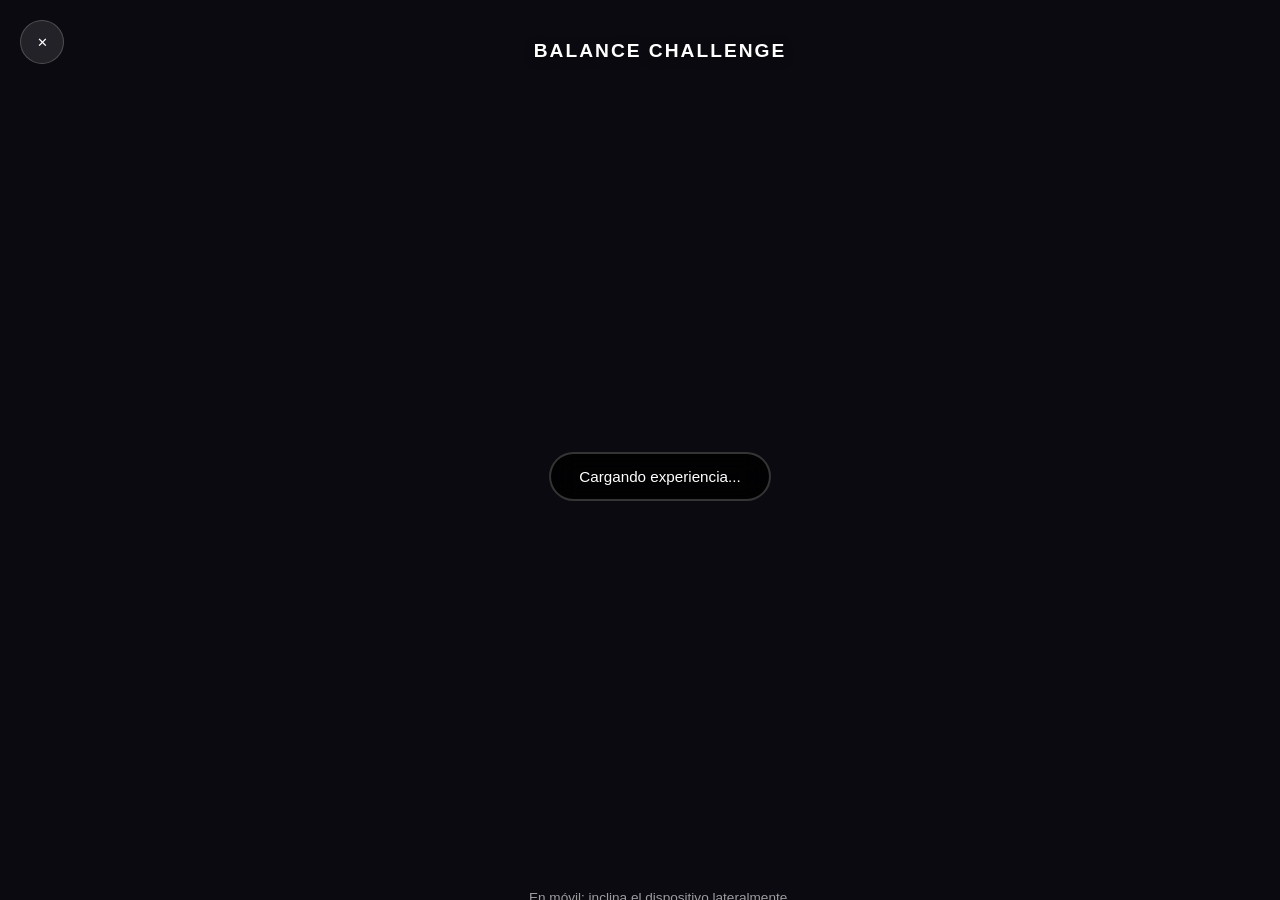
<file: ar-level.html>
<!DOCTYPE html>
<html lang="es">

<head>
    <meta charset="UTF-8">
    <title>Balance Challenge — Expedición P-5</title>
    <script src="https://aframe.io/releases/1.5.0/aframe.min.js"></script>
    <style>
        body {
            margin: 0;
            overflow: hidden;
            font-family: 'Inter', sans-serif;
            background: #0a0a10;
        }

        #ui-overlay {
            position: fixed;
            top: 0;
            left: 0;
            width: 100%;
            height: 100%;
            pointer-events: none;
            z-index: 10;
            display: flex;
            flex-direction: column;
            align-items: center;
            justify-content: space-between;
            padding: 40px 20px;
        }

        .game-title {
            color: white;
            font-size: 1.2rem;
            font-weight: bold;
            text-transform: uppercase;
            letter-spacing: 2px;
            text-shadow: 0 2px 10px rgba(0, 0, 0, 0.5);
        }

        #status-msg {
            pointer-events: auto;
            background: rgba(0, 0, 0, 0.8);
            color: #fff;
            padding: 14px 28px;
            border-radius: 50px;
            border: 2px solid rgba(255, 255, 255, 0.2);
            backdrop-filter: blur(15px);
            transition: all 0.3s ease;
            font-size: 0.95rem;
            text-align: center;
        }

        .win-msg {
            color: #FBBF24 !important;
            border-color: #FBBF24 !important;
            transform: scale(1.1);
            box-shadow: 0 0 30px rgba(251, 191, 36, 0.4);
        }

        #instruction {
            color: rgba(255, 255, 255, 0.6);
            font-size: 0.85rem;
            margin-bottom: 20px;
            text-align: center;
            max-width: 80%;
        }

        .exit-btn {
            position: fixed;
            top: 20px;
            left: 20px;
            width: 44px;
            height: 44px;
            background: rgba(255, 255, 255, 0.1);
            color: white;
            border: 1px solid rgba(255, 255, 255, 0.2);
            border-radius: 50%;
            pointer-events: auto;
            cursor: pointer;
            display: flex;
            align-items: center;
            justify-content: center;
            backdrop-filter: blur(5px);
            z-index: 20;
        }

        .exit-btn:hover {
            background: rgba(255, 255, 255, 0.2);
        }

        #retry-btn {
            display: none;
            position: fixed;
            bottom: 120px;
            left: 50%;
            transform: translateX(-50%);
            padding: 18px 40px;
            background: #FBBF24;
            color: #000;
            border: none;
            border-radius: 50px;
            font-weight: 800;
            font-size: 1rem;
            text-transform: uppercase;
            letter-spacing: 1px;
            box-shadow: 0 10px 30px rgba(251, 191, 36, 0.4);
            cursor: pointer;
            pointer-events: auto;
            z-index: 100;
            animation: pulse-gold 2s infinite;
        }

        #https-warning {
            position: fixed;
            top: 0;
            left: 0;
            width: 100%;
            background: #ff4444;
            color: white;
            padding: 10px;
            text-align: center;
            z-index: 5000;
            display: none;
            font-size: 0.8rem;
            pointer-events: auto;
        }

        #ar-button-custom {
            position: fixed;
            bottom: 30px;
            left: 50%;
            transform: translateX(-50%);
            padding: 15px 30px;
            background: #818CF8;
            color: white;
            border: none;
            border-radius: 50px;
            font-weight: bold;
            z-index: 1000;
            pointer-events: auto;
            display: none;
            box-shadow: 0 4px 15px rgba(0, 0, 0, 0.3);
        }

        @keyframes pulse-gold {
            0% {
                transform: translateX(-50%) scale(1);
                box-shadow: 0 5px 15px rgba(251, 191, 36, 0.4);
            }

            50% {
                transform: translateX(-50%) scale(1.05);
                box-shadow: 0 15px 35px rgba(251, 191, 36, 0.6);
            }

            100% {
                transform: translateX(-50%) scale(1);
                box-shadow: 0 5px 15px rgba(251, 191, 36, 0.4);
            }
        }
    </style>
</head>

<body>

    <button class="exit-btn" onclick="window.location.href='index.html'">✕</button>

    <div id="https-warning">
        ⚠️ <b>HTTPS Requerido</b>: La cámara no funcionará sin conexión segura (GitHub Pages).
    </div>

    <button id="ar-button-custom" onclick="requestPermissionsAndEnterAR()">INICIAR REALIDAD AUMENTADA</button>

    <div id="ui-overlay">
        <div class="game-title">Balance Challenge</div>
        <div id="status-msg">Cargando experiencia...</div>
        <div id="instruction">En móvil: inclina el dispositivo lateralmente.<br>En PC: mueve el mouse de izquierda a
            derecha.</div>
        <button id="retry-btn" onclick="retryGame()">Reintentar Nivel</button>
    </div>

    <a-scene webxr="optionalFeatures: hit-test; requiredFeatures: local-floor;"
        renderer="colorManagement: true; antialias: true;" ar-hit-test="target: #balance-anchor; type: footprint;"
        device-orientation-permission-ui="enabled: true">
        <!-- Sky for Desktop testing -->
        <a-sky color="#1a1a2e" radius="30"></a-sky>

        <!-- Grid for Desktop testing -->
        <a-grid id="desktop-floor" position="0 -0.01 0" rotation="-90 0 0" width="20" height="20" src="" color="#303050"
            opacity="0.3"></a-grid>

        <!-- Camera -->
        <a-camera position="0 1.2 2" look-controls="enabled: false"></a-camera>

        <!-- Game Anchor (Object spawn point) -->
        <a-entity id="balance-anchor" position="0 0 0">
            <!-- The model container -->
            <a-entity id="model-container" balance-game>
                <a-entity id="game-model"></a-entity>
            </a-entity>

            <!-- Visual cue for placement (Only needed for AR) -->
            <a-ring id="ar-ring" rotation="-90 0 0" radius-inner="0.1" radius-outer="0.15" color="#818CF8"
                opacity="0.6"></a-ring>
        </a-entity>

        <a-light type="ambient" intensity="0.7"></a-light>
        <a-light type="directional" position="1 4 2" intensity="1.2" color="#fff"></a-light>
        <a-light type="point" position="-2 3 -1" intensity="0.5" color="#818CF8"></a-light>
    </a-scene>

    <script>
        // --- Lógica de carga de modelo ---
        const urlParams = new URLSearchParams(window.location.search);
        const modelFile = urlParams.get('model') || 'arduino 2.glb';
        const gameModel = document.getElementById('game-model');
        const statusMsg = document.getElementById('status-msg');

        console.log('[Game] Cargando modelo:', modelFile);
        gameModel.setAttribute('gltf-model', `./${modelFile}`);
        gameModel.setAttribute('scale', '8 8 8'); // ¡Mucho más grande!

        gameModel.addEventListener('model-loaded', () => {
            console.log('[Game] Modelo cargado con éxito');
            statusMsg.textContent = "¡Modelo Cargado! Busca una superficie AR o usa tu mouse.";

            // --- Lógica de Centrado ---
            const obj = gameModel.getObject3D('mesh');
            if (obj) {
                const box = new THREE.Box3().setFromObject(obj);
                const center = new THREE.Vector3();
                box.getCenter(center);
                const worldPos = new THREE.Vector3();
                gameModel.object3D.getWorldPosition(worldPos);

                // Offset para centrar la base en el ancla
                obj.position.x = -(center.x - worldPos.x);
                obj.position.y = -(box.min.y - worldPos.y);
                obj.position.z = -(center.z - worldPos.z);
                console.log('[Game] Modelo centrado en el ancla');
            }
        });

        gameModel.addEventListener('model-error', (e) => {
            console.error('[Game] Error cargando el modelo:', e);
            statusMsg.textContent = "Error al cargar el modelo 3D.";
            statusMsg.style.borderColor = "#ff4444";
        });

        // --- Componente de Juego de Equilibrio ---
        AFRAME.registerComponent('balance-game', {
            init: function () {
                this.swayAngle = 0;
                this.userCompensation = 0;
                this.amplitude = 12; // Reducido para bajar dificultad
                this.stabilityTime = 0;
                this.isWon = false;
                this.statusMsg = document.getElementById('status-msg');
                this.isAR = false;

                // 1. Giroscopio (Móvil)
                window.addEventListener('deviceorientation', (event) => {
                    if (event.gamma !== null) {
                        this.userCompensation = event.gamma;
                    }
                });

                // 2. Mouse Fallback (Desktop)
                window.addEventListener('mousemove', (e) => {
                    if (!this.isAR) {
                        let x = (e.clientX / window.innerWidth) - 0.5;
                        this.userCompensation = x * 90;
                    }
                });

                // Detectar si entramos en AR
                this.el.sceneEl.addEventListener('enter-vr', () => {
                    if (this.el.sceneEl.is('ar-mode')) {
                        this.isAR = true;
                        this.statusMsg.textContent = "Modo AR: Escaneando suelo...";
                        document.getElementById('desktop-floor').setAttribute('visible', false);
                    }
                });
            },

            tick: function (time, delta) {
                if (this.isWon) return;

                const naturalSway = Math.sin(time / 450) * this.amplitude;
                const finalZ = naturalSway + (this.userCompensation * 0.85);
                this.el.object3D.rotation.z = THREE.MathUtils.degToRad(finalZ);

                // 3. Verificación de estabilidad (Umbral de 18 grados - muy fácil)
                const error = Math.abs(finalZ);
                if (error < 18) { // Umbral muy permisivo (era 10)
                    this.stabilityTime += delta;
                    const progress = (this.stabilityTime / 3000) * 100;
                    this.statusMsg.textContent = `Equilibrando: ${(this.stabilityTime / 1000).toFixed(1)}s`;
                    this.statusMsg.style.background = `linear-gradient(90deg, #34D399 ${progress}%, rgba(0,0,0,0.8) ${progress}%)`;
                    this.statusMsg.style.borderColor = "#34D399";
                } else {
                    this.stabilityTime = 0;
                    this.statusMsg.textContent = "¡Cuidado! Se está cayendo...";
                    this.statusMsg.style.background = "rgba(0,0,0,0.8)";
                    this.statusMsg.style.borderColor = "#ff4444";
                }

                if (this.stabilityTime > 3000) {
                    this.victory();
                }
            },

            victory: function () {
                this.isWon = true;
                this.statusMsg.textContent = "¡NIVEL COMPLETADO! 🏆";
                this.statusMsg.style.background = "#FBBF24";
                this.statusMsg.style.color = "#000";
                this.statusMsg.classList.add("win-msg");

                // Mostrar botón de reintentar
                document.getElementById('retry-btn').style.display = 'block';

                this.el.setAttribute('animation', {
                    property: 'rotation',
                    to: '0 360 0',
                    dur: 800,
                    loop: 3,
                    easing: 'easeInOutQuad'
                });

                const light = document.createElement('a-light');
                light.setAttribute('type', 'point');
                light.setAttribute('intensity', '4');
                light.setAttribute('color', '#FBBF24');
                light.setAttribute('position', '0 1 0');
                this.el.appendChild(light);
            }
        });

        function retryGame() {
            window.location.reload();
        }

        // --- Permissions & AR Entry ---
        const arBtn = document.getElementById('ar-button-custom');
        const warn = document.getElementById('https-warning');

        // Mostrar botón solo si es móvil y soporta AR
        window.addEventListener('load', () => {
            // Verificar HTTPS
            if (window.location.protocol !== 'https:' && window.location.hostname !== 'localhost' && window.location.hostname !== '127.0.0.1') {
                warn.style.display = 'block';
            }

            if (/Mobi|Android|iPhone/i.test(navigator.userAgent)) {
                arBtn.style.display = 'block';
            }
        });

        function requestPermissionsAndEnterAR() {
            // Solicitar permisos de giroscopio (Solo iOS 13+)
            if (typeof DeviceOrientationEvent !== 'undefined' && typeof DeviceOrientationEvent.requestPermission === 'function') {
                DeviceOrientationEvent.requestPermission()
                    .then(response => {
                        if (response == 'granted') {
                            console.log('[Permisos] Giroscopio concedido');
                            enterAR();
                        } else {
                            alert('Se requiere permiso de movimiento para el juego.');
                        }
                    })
                    .catch(e => {
                        console.error(e);
                        enterAR();
                    });
            } else {
                // Android o versiones viejas de iOS
                enterAR();
            }
        }

        function enterAR() {
            const scene = document.querySelector('a-scene');
            if (scene) {
                scene.enterVR();
                arBtn.style.display = 'none';
            }
        }

        window.addEventListener('click', () => {
            const scene = document.querySelector('a-scene');
            if (scene.is('ar-mode')) {
                document.getElementById('ar-ring').setAttribute('visible', false);
                statusMsg.textContent = "¡Posición fijada! ¡Equilíbralo!";
            }
        });
    </script>
</body>

</html>
</file>
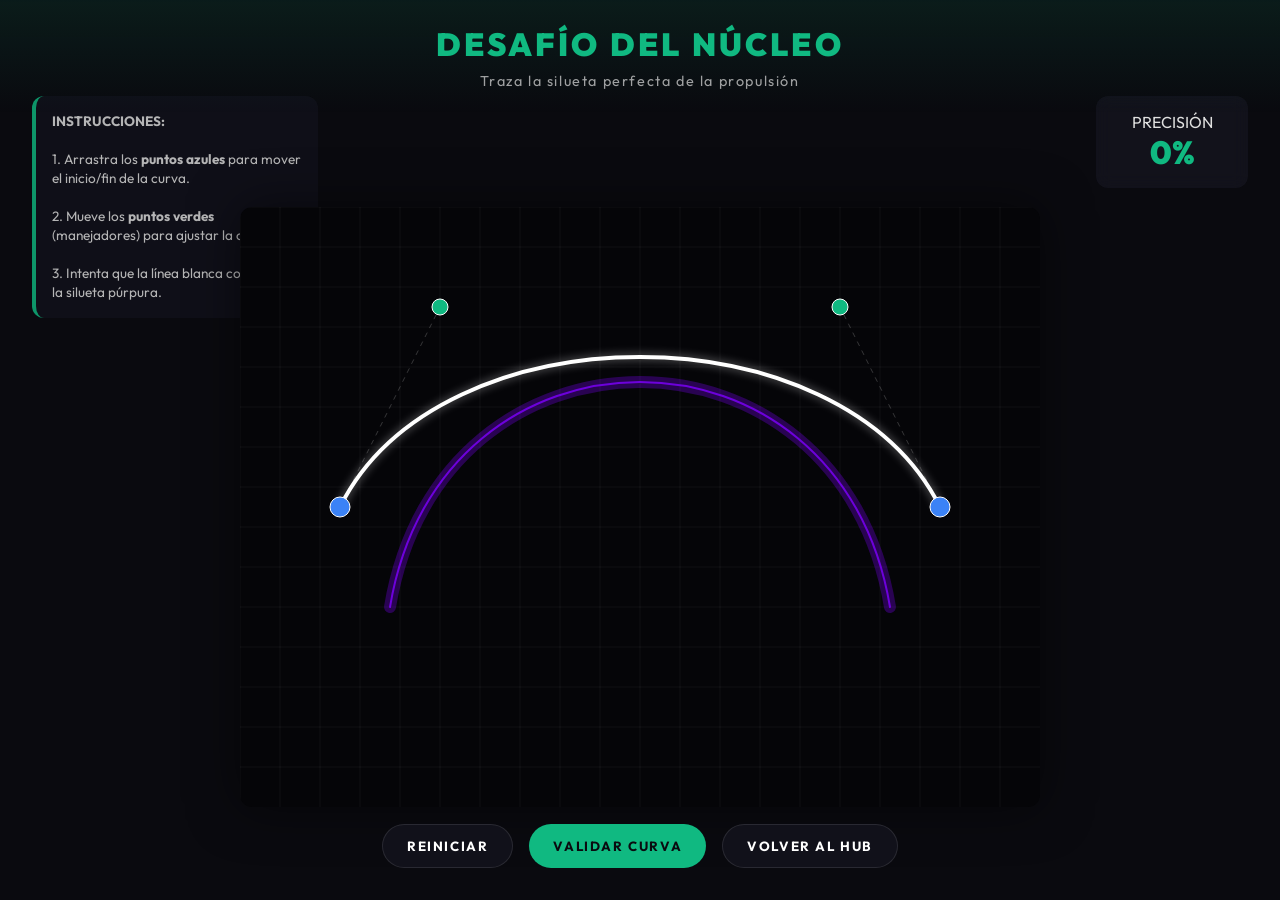
<file: bezier-game.html>
<!DOCTYPE html>
<html lang="es">

<head>
    <meta charset="UTF-8">
    <meta name="viewport" content="width=device-width, initial-scale=1.0, user-scalable=no">
    <title>Bézier Challenge — Expedición P-5</title>
    <link href="https://fonts.googleapis.com/css2?family=Outfit:wght@300;400;700;900&display=swap" rel="stylesheet">
    <style>
        :root {
            --bg-color: #0a0a0f;
            --accent-color: #10B981;
            /* Emerald/Arduino green */
            --panel-bg: rgba(20, 20, 30, 0.8);
            --text-color: #e0e0e0;
        }

        body,
        html {
            margin: 0;
            padding: 0;
            width: 100%;
            height: 100%;
            background-color: var(--bg-color);
            color: var(--text-color);
            font-family: 'Outfit', sans-serif;
            overflow: hidden;
            display: flex;
            flex-direction: column;
        }

        #game-header {
            padding: 1.5rem;
            text-align: center;
            background: linear-gradient(to bottom, rgba(16, 185, 129, 0.1), transparent);
            z-index: 10;
        }

        #game-header h1 {
            margin: 0;
            font-weight: 900;
            letter-spacing: 0.2rem;
            color: var(--accent-color);
            text-transform: uppercase;
        }

        #game-header p {
            margin: 0.5rem 0 0;
            font-size: 0.9rem;
            opacity: 0.7;
            letter-spacing: 0.1rem;
        }

        #canvas-container {
            flex: 1;
            position: relative;
            display: flex;
            justify-content: center;
            align-items: center;
            padding: 20px;
        }

        canvas {
            max-width: 100%;
            max-height: 100%;
            border-radius: 12px;
            box-shadow: 0 0 50px rgba(0, 0, 0, 0.5);
            background: #050508;
            cursor: crosshair;
        }

        #ui-overlay {
            position: absolute;
            bottom: 2rem;
            left: 50%;
            transform: translateX(-50%);
            display: flex;
            gap: 1rem;
            z-index: 20;
        }

        button {
            background: var(--panel-bg);
            color: white;
            border: 1px solid rgba(255, 255, 255, 0.1);
            padding: 0.8rem 1.5rem;
            border-radius: 30px;
            font-family: 'Outfit', sans-serif;
            font-weight: 700;
            cursor: pointer;
            backdrop-filter: blur(10px);
            transition: all 0.3s ease;
            letter-spacing: 0.1rem;
        }

        button:hover {
            background: rgba(16, 185, 129, 0.2);
            border-color: var(--accent-color);
            transform: translateY(-2px);
        }

        #check-btn {
            background: var(--accent-color);
            color: #0a0a0f;
            border: none;
        }

        #check-btn:hover {
            background: #34D399;
            box-shadow: 0 0 20px rgba(16, 185, 129, 0.4);
        }

        #instructions {
            position: absolute;
            top: 6rem;
            left: 2rem;
            max-width: 250px;
            background: var(--panel-bg);
            padding: 1rem;
            border-radius: 12px;
            backdrop-filter: blur(8px);
            border-left: 4px solid var(--accent-color);
            font-size: 0.85rem;
            line-height: 1.4;
            pointer-events: none;
            opacity: 0.8;
        }

        #score-display {
            position: absolute;
            top: 6rem;
            right: 2rem;
            background: var(--panel-bg);
            padding: 1rem;
            border-radius: 12px;
            backdrop-filter: blur(8px);
            text-align: center;
            min-width: 120px;
        }

        #score-value {
            display: block;
            font-size: 2rem;
            font-weight: 900;
            color: var(--accent-color);
        }

        .hidden {
            display: none !important;
        }

        /* Message Overlay */
        #message-overlay {
            position: fixed;
            top: 0;
            left: 0;
            width: 100%;
            height: 100%;
            background: rgba(0, 0, 0, 0.8);
            display: flex;
            flex-direction: column;
            justify-content: center;
            align-items: center;
            z-index: 100;
            opacity: 0;
            visibility: hidden;
            transition: all 0.5s ease;
        }

        #message-overlay.visible {
            opacity: 1;
            visibility: visible;
        }

        #message-box {
            text-align: center;
            padding: 3rem;
            background: #151520;
            border-radius: 20px;
            border: 1px solid var(--accent-color);
            box-shadow: 0 0 50px rgba(0, 0, 0, 1);
        }
    </style>
</head>

<body>

    <header id="game-header">
        <h1>DESAFÍO DEL NÚCLEO</h1>
        <p>Traza la silueta perfecta de la propulsión</p>
    </header>

    <div id="instructions">
        <strong>INSTRUCCIONES:</strong><br><br>
        1. Arrastra los <b>puntos azules</b> para mover el inicio/fin de la curva.<br><br>
        2. Mueve los <b>puntos verdes</b> (manejadores) para ajustar la curvatura.<br><br>
        3. Intenta que la línea blanca coincida con la silueta púrpura.
    </div>

    <div id="score-display">
        PRECISIÓN
        <span id="score-value">0%</span>
    </div>

    <main id="canvas-container">
        <canvas id="game-canvas"></canvas>
    </main>

    <div id="ui-overlay">
        <button id="reset-btn">REINICIAR</button>
        <button id="check-btn">VALIDAR CURVA</button>
        <button id="exit-btn">VOLVER AL HUB</button>
    </div>

    <div id="message-overlay">
        <div id="message-box">
            <h2 id="msg-title">¡EXCELENTE!</h2>
            <p id="msg-text">Tu precisión con la curva es asombrosa.</p>
            <button id="msg-continue-btn"
                style="background: var(--accent-color); color: #000; margin-top: 1rem;">CONTINUAR EXPLORACIÓN</button>
        </div>
    </div>

    <script src="bezier-game.js"></script>
</body>

</html>
</file>
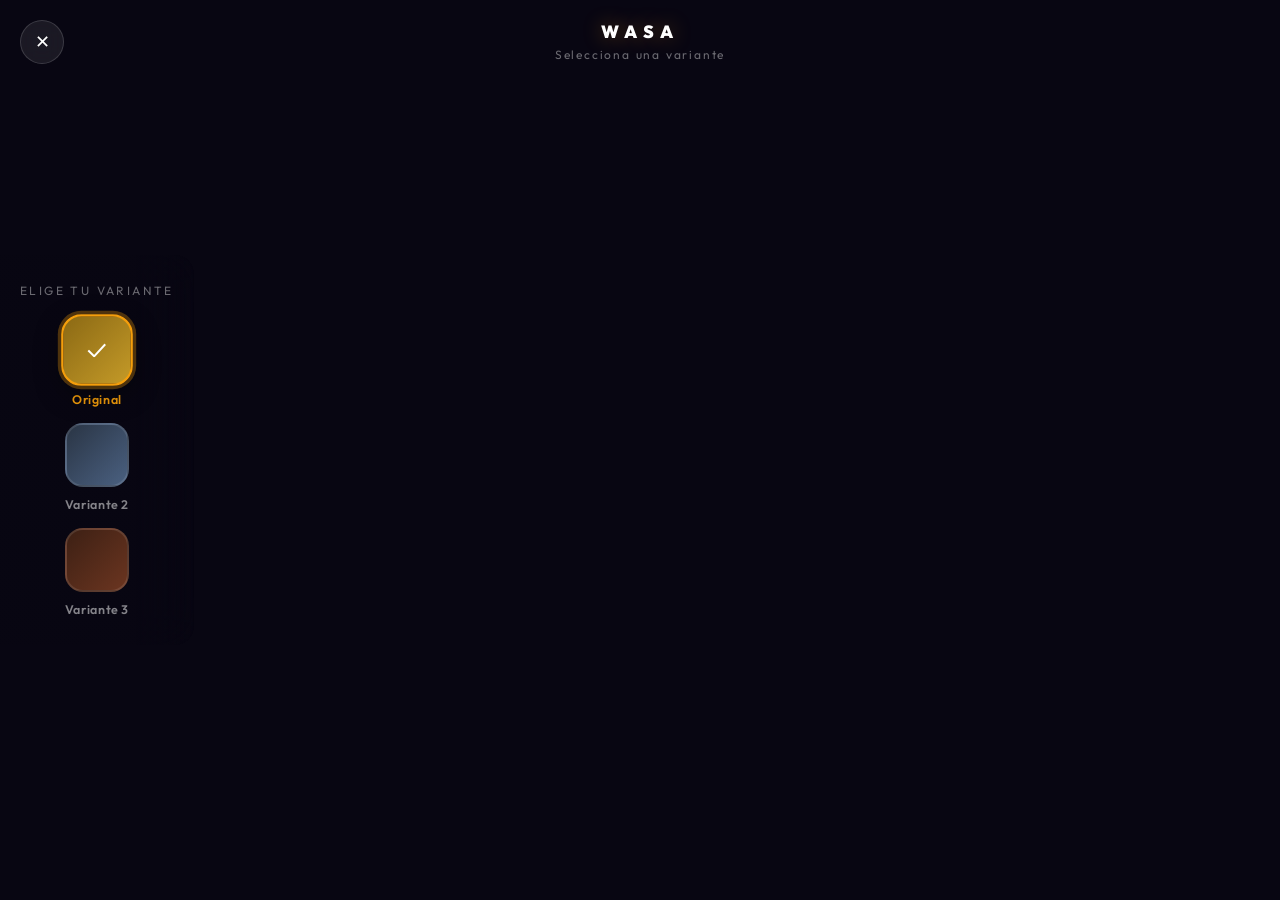
<file: wasa-configurator.html>
<!DOCTYPE html>
<html lang="es">

<head>
    <meta charset="UTF-8">
    <meta name="viewport" content="width=device-width, initial-scale=1.0">
    <title>WASA — Configurador de Variantes</title>
    <script src="https://aframe.io/releases/1.5.0/aframe.min.js"></script>
    <link rel="preconnect" href="https://fonts.googleapis.com">
    <link href="https://fonts.googleapis.com/css2?family=Outfit:wght@300;600;900&display=swap" rel="stylesheet">

    <style>
        * {
            box-sizing: border-box;
            margin: 0;
            padding: 0;
        }

        body {
            font-family: 'Outfit', sans-serif;
            background: #080612;
            overflow: hidden;
        }

        /* ── Exit Button ── */
        .exit-btn {
            position: fixed;
            top: 20px;
            left: 20px;
            width: 44px;
            height: 44px;
            background: rgba(255, 255, 255, 0.08);
            color: white;
            border: 1px solid rgba(255, 255, 255, 0.15);
            border-radius: 50%;
            display: flex;
            align-items: center;
            justify-content: center;
            cursor: pointer;
            z-index: 100;
            font-size: 1.1rem;
            backdrop-filter: blur(10px);
            transition: background 0.2s;
        }

        .exit-btn:hover {
            background: rgba(255, 255, 255, 0.18);
        }

        /* ── Title Bar ── */
        #title-bar {
            position: fixed;
            top: 20px;
            left: 50%;
            transform: translateX(-50%);
            z-index: 100;
            text-align: center;
            pointer-events: none;
        }

        #title-bar h1 {
            font-size: 1.1rem;
            font-weight: 900;
            letter-spacing: 0.35em;
            color: #fff;
            text-shadow: 0 0 20px rgba(245, 158, 11, 0.4);
        }

        #title-bar p {
            font-size: 0.75rem;
            color: rgba(255, 255, 255, 0.4);
            letter-spacing: 0.15em;
            margin-top: 4px;
        }

        /* ── Loading Indicator ── */
        #loading-indicator {
            position: fixed;
            top: 50%;
            left: 50%;
            transform: translate(-50%, -50%);
            z-index: 200;
            display: flex;
            flex-direction: column;
            align-items: center;
            gap: 16px;
            opacity: 0;
            transition: opacity 0.3s;
            pointer-events: none;
        }

        #loading-indicator.visible {
            opacity: 1;
        }

        .spinner {
            width: 48px;
            height: 48px;
            border: 3px solid rgba(245, 158, 11, 0.2);
            border-top-color: #F59E0B;
            border-radius: 50%;
            animation: spin 0.8s linear infinite;
        }

        @keyframes spin {
            to {
                transform: rotate(360deg);
            }
        }

        #loading-indicator span {
            color: rgba(255, 255, 255, 0.6);
            font-size: 0.85rem;
            letter-spacing: 0.1em;
        }

        /* ── Variant Selector Panel ── */
        #variant-panel {
            position: fixed;
            left: 0;
            top: 50%;
            transform: translateY(-50%);
            width: auto;
            padding: 28px 20px;
            background: linear-gradient(to right, rgba(8, 6, 18, 0.98) 70%, transparent);
            backdrop-filter: blur(20px);
            z-index: 100;
            display: flex;
            flex-direction: column;
            align-items: center;
            gap: 20px;
            border-radius: 0 20px 20px 0;
        }

        #variant-panel .panel-label {
            font-size: 0.75rem;
            color: rgba(255, 255, 255, 0.4);
            letter-spacing: 0.2em;
            text-transform: uppercase;
        }

        #variant-buttons {
            display: flex;
            flex-direction: column;
            gap: 16px;
            align-items: center;
            justify-content: center;
        }

        .variant-btn {
            display: flex;
            flex-direction: column;
            align-items: center;
            gap: 10px;
            cursor: pointer;
            border: none;
            background: none;
            color: white;
            font-family: 'Outfit', sans-serif;
            transition: transform 0.2s ease;
        }

        .variant-btn:hover {
            transform: translateY(-4px);
        }

        .variant-swatch {
            width: 64px;
            height: 64px;
            border-radius: 18px;
            border: 2px solid rgba(255, 255, 255, 0.1);
            transition: all 0.3s cubic-bezier(0.34, 1.56, 0.64, 1);
            position: relative;
        }

        .variant-btn.active .variant-swatch {
            border-color: #F59E0B;
            box-shadow: 0 0 0 3px rgba(245, 158, 11, 0.3), 0 8px 24px rgba(0, 0, 0, 0.4);
            transform: scale(1.12);
        }

        .variant-btn span {
            font-size: 0.78rem;
            font-weight: 600;
            letter-spacing: 0.05em;
            color: rgba(255, 255, 255, 0.5);
            transition: color 0.2s;
        }

        .variant-btn.active span {
            color: #F59E0B;
        }

        /* Active check mark */
        .variant-btn.active .variant-swatch::after {
            content: '✓';
            position: absolute;
            inset: 0;
            display: flex;
            align-items: center;
            justify-content: center;
            font-size: 1.4rem;
            color: white;
        }

        /* ── Status message ── */
        #status-msg {
            position: fixed;
            top: 80px;
            left: 50%;
            transform: translateX(-50%);
            background: rgba(245, 158, 11, 0.15);
            border: 1px solid rgba(245, 158, 11, 0.3);
            color: #F59E0B;
            padding: 8px 20px;
            border-radius: 50px;
            font-size: 0.8rem;
            letter-spacing: 0.08em;
            z-index: 100;
            opacity: 0;
            transition: opacity 0.4s;
            pointer-events: none;
            backdrop-filter: blur(10px);
        }

        #status-msg.visible {
            opacity: 1;
        }
    </style>
</head>

<body>

    <!-- Exit -->
    <button class="exit-btn" onclick="window.location.href='index.html'">✕</button>

    <!-- Title -->
    <div id="title-bar">
        <h1>WASA</h1>
        <p>Selecciona una variante</p>
    </div>

    <!-- Status -->
    <div id="status-msg"></div>

    <!-- Loading -->
    <div id="loading-indicator">
        <div class="spinner"></div>
        <span>Cargando variante...</span>
    </div>

    <!-- Variant Selector UI -->
    <div id="variant-panel">
        <div class="panel-label">Elige tu variante</div>
        <div id="variant-buttons">
            <button class="variant-btn active" data-variant="0" onclick="selectVariant(0)">
                <div class="variant-swatch" style="background: linear-gradient(135deg, #8B6914, #C49A28);"></div>
                <span>Original</span>
            </button>
            <button class="variant-btn" data-variant="1" onclick="selectVariant(1)">
                <div class="variant-swatch" style="background: linear-gradient(135deg, #2A3545, #4A6080);"></div>
                <span>Variante 2</span>
            </button>
            <button class="variant-btn" data-variant="2" onclick="selectVariant(2)">
                <div class="variant-swatch" style="background: linear-gradient(135deg, #3D2014, #6B3520);"></div>
                <span>Variante 3</span>
            </button>
        </div>
    </div>

    <!-- A-Frame Scene -->
    <a-scene renderer="colorManagement: true; antialias: true; physicallyCorrectLights: true"
        loading-screen="dotsColor: #F59E0B; backgroundColor: #080612" vr-mode-ui="enabled: false">

        <!-- Sky -->
        <a-sky color="#080612" radius="30"></a-sky>

        <!-- Subtle grid floor -->
        <a-plane position="0 -0.01 0" rotation="-90 0 0" width="30" height="30" color="#1a1530"
            material="opacity: 0.25; transparent: true; shader: flat; wireframe: true"></a-plane>

        <!-- Ambient + directional lighting -->
        <a-light type="ambient" intensity="0.5" color="#D0C8FF"></a-light>
        <a-light type="directional" position="3 5 3" intensity="1.2" color="#fff" cast-shadow="true"></a-light>
        <a-light type="directional" position="-3 4 -2" intensity="0.4" color="#A78BFA"></a-light>
        <a-light type="point" position="0 3 0" intensity="0.6" color="#F59E0B" distance="8"></a-light>

        <!-- Platform ring glow -->
        <a-ring position="0 0.01 0" rotation="-90 0 0" radius-inner="1.2" radius-outer="1.35" color="#F59E0B"
            material="emissive: #F59E0B; emissiveIntensity: 0.5; shader: flat; opacity: 0.6; transparent: true"
            animation="property: rotation; to: -90 0 360; loop: true; dur: 12000; easing: linear">
        </a-ring>

        <!-- Model Container — only ONE model visible at a time -->
        <a-entity id="model-container" position="0 0 0">
            <!-- Variant 0: 14.glb (loaded immediately as default) -->
            <a-gltf-model id="model-0" src="./14.glb" visible="true" auto-scale="maxSize: 2.5"
                animation="property: rotation; to: 0 360 0; loop: true; dur: 18000; easing: linear">
            </a-gltf-model>
            <!-- Variants 1 & 2 are NOT loaded yet (lazy) -->
            <a-entity id="model-1" visible="false"></a-entity>
            <a-entity id="model-2" visible="false"></a-entity>
        </a-entity>

        <!-- Camera -->
        <a-entity id="camera-rig" position="0 1.1 2.8" rotation="-22 0 0">
            <a-camera look-controls="enabled: false" wasd-controls="enabled: false" fov="55">
            </a-camera>
        </a-entity>

    </a-scene>

    <script>
        // ── Register auto-scale component (same as index.html) ──────
        AFRAME.registerComponent('auto-scale', {
            schema: { maxSize: { type: 'number', default: 2.2 } },
            init: function () {
                const el = this.el;
                el.addEventListener('model-loaded', () => {
                    const obj = el.getObject3D('mesh');
                    if (!obj) return;

                    // Force visibility
                    obj.traverse(child => {
                        if (child.isMesh) {
                            child.visible = true;
                            if (child.material) {
                                child.material.side = THREE.DoubleSide;
                                child.material.transparent = false;
                                child.material.opacity = 1.0;
                            }
                        }
                    });

                    // Center + base-align the mesh
                    const box = new THREE.Box3().setFromObject(obj);
                    const center = new THREE.Vector3();
                    box.getCenter(center);
                    const localCenter = el.object3D.worldToLocal(center.clone());
                    const minPoint = new THREE.Vector3(center.x, box.min.y, center.z);
                    const localMin = el.object3D.worldToLocal(minPoint.clone());
                    obj.position.x -= localCenter.x;
                    obj.position.z -= localCenter.z;
                    obj.position.y -= localMin.y;

                    // Scale to fit
                    const size = new THREE.Vector3();
                    box.getSize(size);
                    const maxDim = Math.max(size.x, size.y, size.z);
                    if (maxDim > 0) {
                        const sf = this.data.maxSize / maxDim;
                        el.setAttribute('scale', { x: sf, y: sf, z: sf });
                    }
                });
            }
        });

        // ── Variant definitions ──────────────────────────────────
        const VARIANTS = [
            { id: 0, file: '14.glb', name: 'Original', loaded: true },
            { id: 1, file: '15.glb', name: 'Variante 2', loaded: false },
            { id: 2, file: '16.glb', name: 'Variante 3', loaded: false },
        ];

        let currentVariant = 0;
        let isSwapping = false;

        const loadingEl = document.getElementById('loading-indicator');
        const statusMsg = document.getElementById('status-msg');

        function showStatus(msg, duration = 2000) {
            statusMsg.textContent = msg;
            statusMsg.classList.add('visible');
            setTimeout(() => statusMsg.classList.remove('visible'), duration);
        }

        function showLoading(show) {
            loadingEl.classList.toggle('visible', show);
        }

        // ── Select a variant ─────────────────────────────────────
        function selectVariant(variantIndex) {
            if (variantIndex === currentVariant || isSwapping) return;
            isSwapping = true;

            const variant = VARIANTS[variantIndex];
            const oldModelEl = document.getElementById(`model-${currentVariant}`);
            const newModelEl = document.getElementById(`model-${variantIndex}`);

            // Update button styles
            document.querySelectorAll('.variant-btn').forEach(btn => btn.classList.remove('active'));
            document.querySelector(`[data-variant="${variantIndex}"]`).classList.add('active');

            // Hide old model
            oldModelEl.setAttribute('visible', false);
            if (oldModelEl.hasAttribute('animation')) {
                oldModelEl.removeAttribute('animation');
            }

            // Lazy load: attach gltf-model only on first use
            if (!variant.loaded) {
                showLoading(true);
                newModelEl.setAttribute('gltf-model', `./${variant.file}`);
                newModelEl.setAttribute('auto-scale', 'maxSize: 2.5');
                newModelEl.setAttribute('animation', 'property: rotation; to: 0 360 0; loop: true; dur: 18000; easing: linear');

                newModelEl.addEventListener('model-loaded', () => {
                    variant.loaded = true;
                    newModelEl.setAttribute('visible', true);
                    showLoading(false);
                    showStatus(`✓ ${variant.name} cargada`);
                    isSwapping = false;
                }, { once: true });

                newModelEl.addEventListener('model-error', () => {
                    showLoading(false);
                    showStatus(`⚠ Error al cargar ${variant.name}`);
                    oldModelEl.setAttribute('visible', true);
                    document.querySelectorAll('.variant-btn').forEach(btn => btn.classList.remove('active'));
                    document.querySelector(`[data-variant="${currentVariant}"]`).classList.add('active');
                    isSwapping = false;
                }, { once: true });

            } else {
                // Already loaded — just show it
                newModelEl.setAttribute('animation', 'property: rotation; to: 0 360 0; loop: true; dur: 18000; easing: linear');
                newModelEl.setAttribute('visible', true);
                showStatus(`✓ ${variant.name}`);
                isSwapping = false;
            }

            currentVariant = variantIndex;
        }

        // Show status when default model (Variant 0) finishes loading
        document.addEventListener('DOMContentLoaded', () => {
            const m0 = document.getElementById('model-0');
            m0.addEventListener('model-loaded', () => {
                showStatus('✓ WASA cargada');
            }, { once: true });
        });
    </script>

</body>

</html>
</file>
